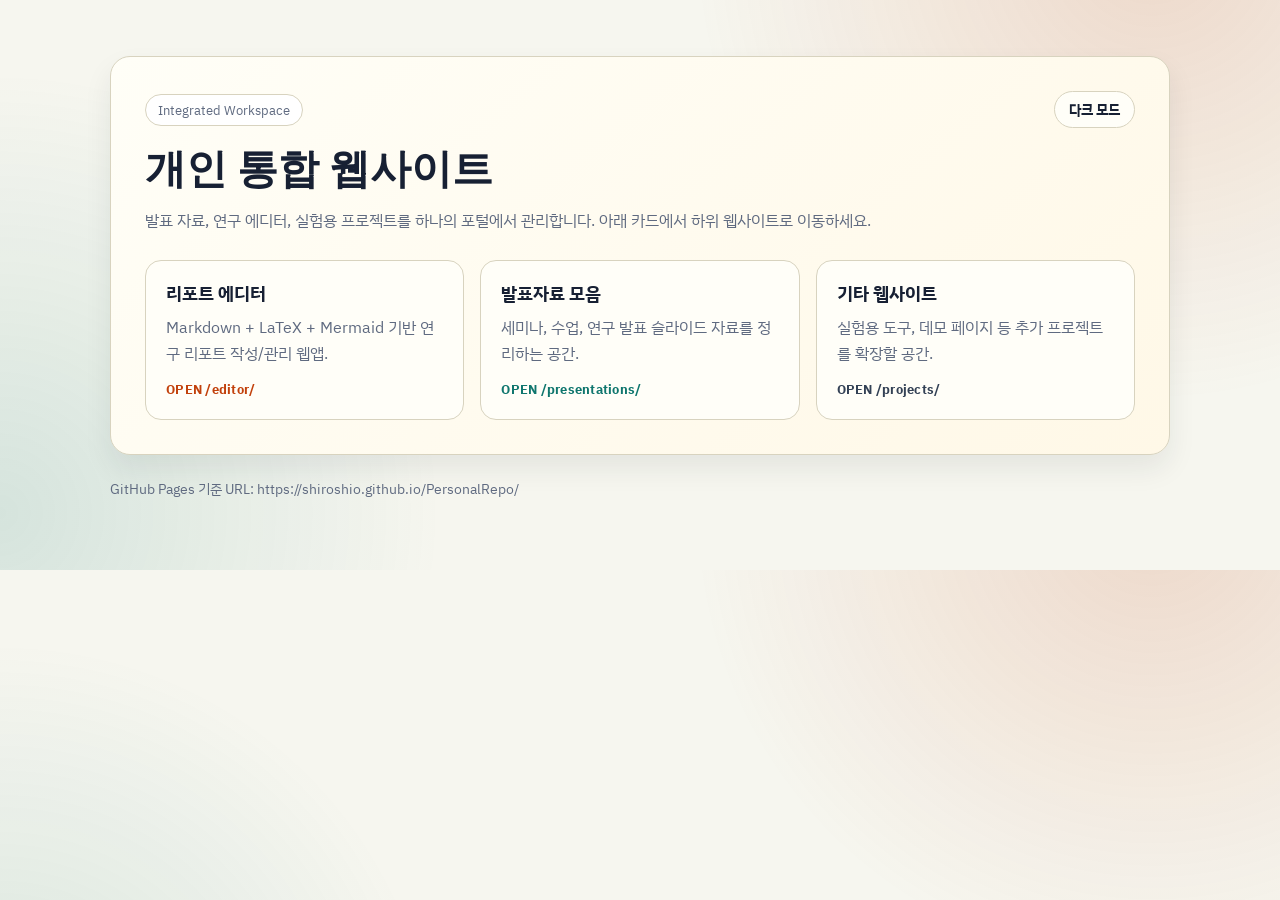
<file: index.html>
<!doctype html>
<html lang="ko">
  <head>
    <meta charset="UTF-8" />
    <meta name="viewport" content="width=device-width, initial-scale=1.0" />
    <title>개인 통합 웹사이트</title>
    <script>
      (function () {
        try {
          var savedTheme = localStorage.getItem("integrated_theme_v1");
          if (savedTheme === "dark" || savedTheme === "light") {
            document.documentElement.setAttribute("data-theme", savedTheme);
          }
        } catch {}
      })();
    </script>
    <style>
      @import url("https://fonts.googleapis.com/css2?family=Space+Grotesk:wght@400;500;700&family=IBM+Plex+Sans+KR:wght@400;500;700&display=swap");

      :root {
        --bg: #f6f6ef;
        --ink: #172033;
        --muted: #5f6a80;
        --card: #fffef8;
        --line: #d8d3bf;
        --accent: #c2410c;
        --accent-2: #0f766e;
        --shadow: 0 14px 28px rgb(23 32 51 / 0.08);
      }

      [data-theme="dark"] {
        --bg: #0b1220;
        --ink: #e5e7eb;
        --muted: #94a3b8;
        --card: #111827;
        --line: #334155;
        --accent: #fb923c;
        --accent-2: #2dd4bf;
        --shadow: 0 14px 28px rgb(0 0 0 / 0.35);
      }

      * { box-sizing: border-box; }

      body {
        margin: 0;
        color: var(--ink);
        background:
          radial-gradient(circle at 90% -10%, rgb(194 65 12 / 0.16), transparent 35%),
          radial-gradient(circle at 0% 90%, rgb(15 118 110 / 0.14), transparent 32%),
          var(--bg);
        font-family: "IBM Plex Sans KR", sans-serif;
      }

      .wrap {
        max-width: 1100px;
        margin: 0 auto;
        padding: 56px 20px 72px;
      }

      .hero {
        border: 1px solid var(--line);
        background: linear-gradient(140deg, #fffef7, #fff8e7);
        border-radius: 20px;
        padding: 34px;
        box-shadow: var(--shadow);
      }

      [data-theme="dark"] .hero {
        background: linear-gradient(140deg, #0f172a, #111827);
      }

      .hero-top {
        display: flex;
        align-items: center;
        justify-content: space-between;
        gap: 12px;
      }

      .eyebrow {
        display: inline-block;
        padding: 6px 12px;
        border-radius: 999px;
        background: #fff;
        border: 1px solid var(--line);
        color: var(--muted);
        font-size: 0.82rem;
      }

      [data-theme="dark"] .eyebrow {
        background: #1f2937;
      }

      .theme-toggle {
        border: 1px solid var(--line);
        border-radius: 999px;
        padding: 8px 14px;
        background: var(--card);
        color: var(--ink);
        font: inherit;
        font-size: 0.88rem;
        font-weight: 700;
        cursor: pointer;
      }

      h1 {
        margin: 14px 0 10px;
        font-family: "Space Grotesk", sans-serif;
        font-size: clamp(2rem, 3.2vw, 3rem);
      }

      .lead {
        margin: 0;
        color: var(--muted);
        line-height: 1.7;
      }

      .grid {
        margin-top: 26px;
        display: grid;
        grid-template-columns: repeat(3, minmax(0, 1fr));
        gap: 16px;
      }

      .card {
        border: 1px solid var(--line);
        border-radius: 16px;
        padding: 20px;
        background: var(--card);
        text-decoration: none;
        color: inherit;
        transition: transform 180ms ease, box-shadow 180ms ease;
      }

      .card:hover {
        transform: translateY(-4px);
        box-shadow: var(--shadow);
      }

      .card h2 {
        margin: 0 0 10px;
        font-size: 1.15rem;
      }

      .card p {
        margin: 0;
        color: var(--muted);
        line-height: 1.6;
      }

      .chip {
        margin-top: 14px;
        display: inline-block;
        font-size: 0.8rem;
        font-weight: 700;
        letter-spacing: 0.02em;
      }

      .c-editor { color: var(--accent); }
      .c-presentation { color: var(--accent-2); }
      .c-project { color: #334155; }

      footer {
        margin-top: 24px;
        color: var(--muted);
        font-size: 0.9rem;
      }

      @media (max-width: 900px) {
        .grid { grid-template-columns: 1fr; }
        .wrap { padding-top: 32px; }
        .hero-top { align-items: flex-start; flex-direction: column; }
      }
    </style>
  </head>
  <body>
    <div class="wrap">
      <section class="hero">
        <div class="hero-top">
          <span class="eyebrow">Integrated Workspace</span>
          <button id="global-theme-toggle" class="theme-toggle" type="button">다크 모드</button>
        </div>
        <h1>개인 통합 웹사이트</h1>
        <p class="lead">
          발표 자료, 연구 에디터, 실험용 프로젝트를 하나의 포털에서 관리합니다.
          아래 카드에서 하위 웹사이트로 이동하세요.
        </p>

        <div class="grid">
          <a class="card" href="./editor/">
            <h2>리포트 에디터</h2>
            <p>Markdown + LaTeX + Mermaid 기반 연구 리포트 작성/관리 웹앱.</p>
            <span class="chip c-editor">OPEN /editor/</span>
          </a>

          <a class="card" href="./presentations/">
            <h2>발표자료 모음</h2>
            <p>세미나, 수업, 연구 발표 슬라이드 자료를 정리하는 공간.</p>
            <span class="chip c-presentation">OPEN /presentations/</span>
          </a>

          <a class="card" href="./projects/">
            <h2>기타 웹사이트</h2>
            <p>실험용 도구, 데모 페이지 등 추가 프로젝트를 확장할 공간.</p>
            <span class="chip c-project">OPEN /projects/</span>
          </a>
        </div>
      </section>

      <footer>
        GitHub Pages 기준 URL: https://shiroshio.github.io/PersonalRepo/
      </footer>
    </div>
    <script>
      const themeKey = "integrated_theme_v1";
      const themeToggleBtn = document.getElementById("global-theme-toggle");

      function currentTheme() {
        return document.documentElement.getAttribute("data-theme") === "dark" ? "dark" : "light";
      }

      function applyTheme(theme) {
        document.documentElement.setAttribute("data-theme", theme === "dark" ? "dark" : "light");
        themeToggleBtn.textContent = theme === "dark" ? "라이트 모드" : "다크 모드";
      }

      try {
        const saved = localStorage.getItem(themeKey);
        applyTheme(saved === "dark" ? "dark" : "light");
      } catch {
        applyTheme("light");
      }

      themeToggleBtn.addEventListener("click", () => {
        const next = currentTheme() === "dark" ? "light" : "dark";
        applyTheme(next);
        try {
          localStorage.setItem(themeKey, next);
        } catch {}
      });
    </script>
  </body>
</html>
</file>
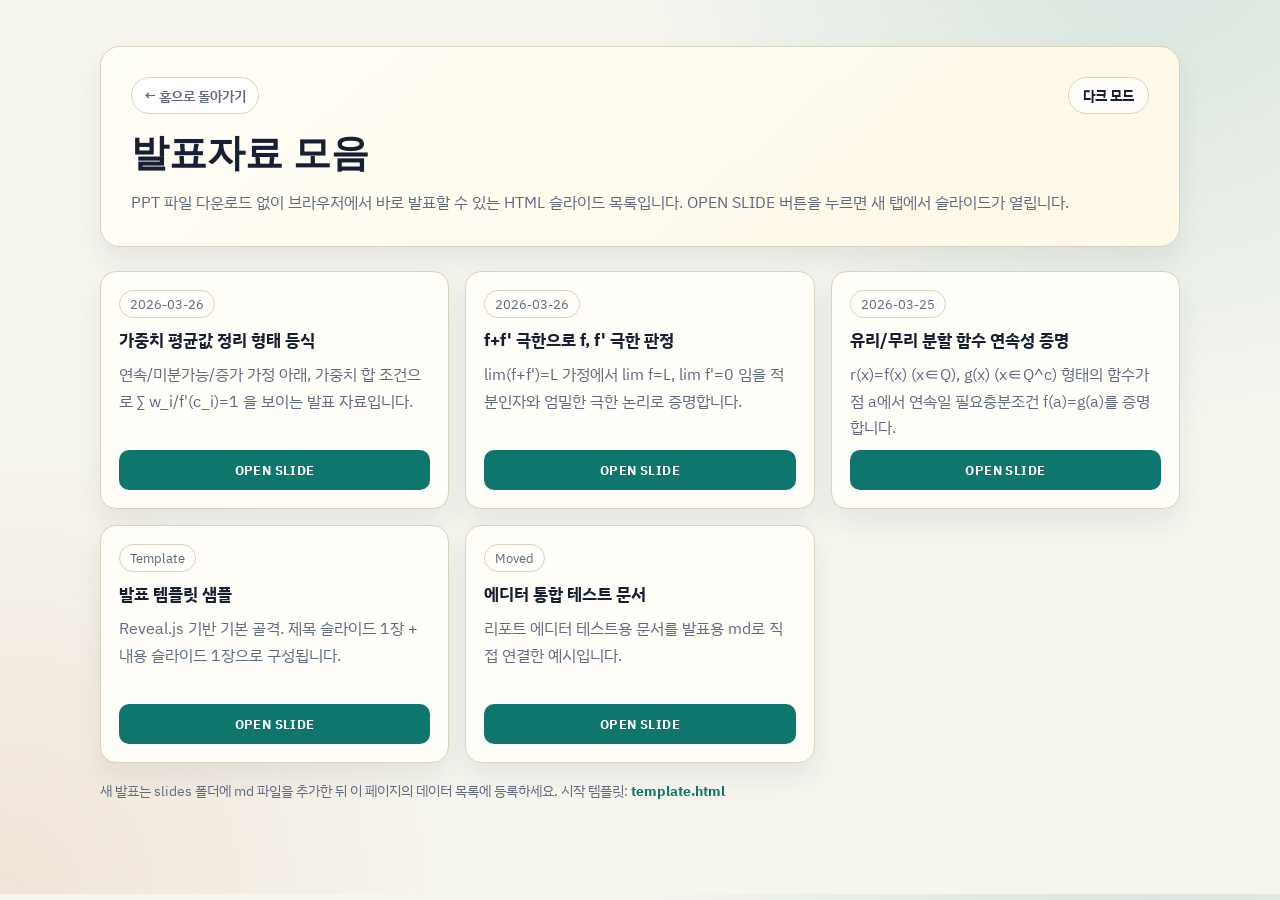
<file: presentations/index.html>
<!doctype html>
<html lang="ko">
  <head>
    <meta charset="UTF-8" />
    <meta name="viewport" content="width=device-width, initial-scale=1.0" />
    <title>발표자료 모음</title>
    <script>
      (function () {
        try {
          var savedTheme = localStorage.getItem("integrated_theme_v1");
          if (savedTheme === "dark" || savedTheme === "light") {
            document.documentElement.setAttribute("data-theme", savedTheme);
          }
        } catch {}
      })();
    </script>
    <style>
      @import url("https://fonts.googleapis.com/css2?family=Space+Grotesk:wght@400;500;700&family=IBM+Plex+Sans+KR:wght@400;500;700&display=swap");

      :root {
        --bg: #f6f6ef;
        --ink: #172033;
        --muted: #5f6a80;
        --card: #fffef8;
        --line: #d8d3bf;
        --accent: #0f766e;
        --accent-hover: #0b5f59;
        --shadow: 0 14px 28px rgb(23 32 51 / 0.08);
      }

      [data-theme="dark"] {
        --bg: #0b1220;
        --ink: #e5e7eb;
        --muted: #94a3b8;
        --card: #111827;
        --line: #334155;
        --accent: #2dd4bf;
        --accent-hover: #14b8a6;
        --shadow: 0 14px 28px rgb(0 0 0 / 0.35);
      }

      * {
        box-sizing: border-box;
      }

      body {
        margin: 0;
        color: var(--ink);
        background:
          radial-gradient(circle at 90% -10%, rgb(15 118 110 / 0.14), transparent 35%),
          radial-gradient(circle at 0% 100%, rgb(194 65 12 / 0.1), transparent 30%),
          var(--bg);
        font-family: "IBM Plex Sans KR", sans-serif;
      }

      .wrap {
        max-width: 1120px;
        margin: 0 auto;
        padding: 46px 20px 80px;
      }

      .header {
        border: 1px solid var(--line);
        border-radius: 20px;
        background: linear-gradient(140deg, #fffef7, #fff8e7);
        box-shadow: var(--shadow);
        padding: 30px;
      }

      [data-theme="dark"] .header {
        background: linear-gradient(140deg, #0f172a, #111827);
      }

      .header-top {
        display: flex;
        align-items: center;
        justify-content: space-between;
        gap: 12px;
      }

      .home-link {
        display: inline-flex;
        align-items: center;
        gap: 6px;
        padding: 8px 12px;
        border-radius: 999px;
        border: 1px solid var(--line);
        background: #fff;
        text-decoration: none;
        color: var(--muted);
        font-size: 0.88rem;
        font-weight: 600;
      }

      [data-theme="dark"] .home-link {
        background: #1f2937;
      }

      .theme-toggle {
        border: 1px solid var(--line);
        border-radius: 999px;
        padding: 8px 14px;
        background: var(--card);
        color: var(--ink);
        font: inherit;
        font-size: 0.88rem;
        font-weight: 700;
        cursor: pointer;
      }

      .home-link:hover {
        color: var(--ink);
      }

      h1 {
        margin: 14px 0 10px;
        font-family: "Space Grotesk", sans-serif;
        font-size: clamp(1.8rem, 3vw, 2.5rem);
      }

      .lead {
        margin: 0;
        color: var(--muted);
        line-height: 1.7;
      }

      .grid {
        margin-top: 24px;
        display: grid;
        grid-template-columns: repeat(3, minmax(0, 1fr));
        gap: 16px;
      }

      .card {
        display: flex;
        flex-direction: column;
        gap: 10px;
        border: 1px solid var(--line);
        border-radius: 16px;
        background: var(--card);
        padding: 18px;
        box-shadow: var(--shadow);
      }

      .date {
        display: inline-block;
        width: fit-content;
        border: 1px solid var(--line);
        border-radius: 999px;
        padding: 4px 10px;
        color: var(--muted);
        font-size: 0.8rem;
      }

      .title {
        margin: 0;
        font-size: 1.08rem;
      }

      .summary {
        margin: 0;
        color: var(--muted);
        line-height: 1.65;
        min-height: 4.9em;
      }

      .open-btn {
        margin-top: auto;
        display: inline-flex;
        justify-content: center;
        align-items: center;
        text-decoration: none;
        font-size: 0.84rem;
        font-weight: 700;
        letter-spacing: 0.03em;
        border-radius: 10px;
        padding: 10px 12px;
        border: 1px solid transparent;
        background: var(--accent);
        color: #fff;
      }

      .open-btn:hover {
        background: var(--accent-hover);
      }

      .hint {
        margin-top: 18px;
        color: var(--muted);
        font-size: 0.9rem;
      }

      .hint a {
        color: var(--accent);
        text-decoration: none;
        font-weight: 700;
      }

      @media (max-width: 980px) {
        .grid {
          grid-template-columns: repeat(2, minmax(0, 1fr));
        }
      }

      @media (max-width: 700px) {
        .wrap {
          padding-top: 26px;
        }

        .header {
          padding: 22px;
        }

        .header-top {
          flex-direction: column;
          align-items: flex-start;
        }

        .grid {
          grid-template-columns: 1fr;
        }

        .summary {
          min-height: 0;
        }
      }
    </style>
  </head>
  <body>
    <main class="wrap">
      <section class="header">
        <div class="header-top">
          <a class="home-link" href="../">← 홈으로 돌아가기</a>
          <button id="global-theme-toggle" class="theme-toggle" type="button">다크 모드</button>
        </div>
        <h1>발표자료 모음</h1>
        <p class="lead">
          PPT 파일 다운로드 없이 브라우저에서 바로 발표할 수 있는 HTML 슬라이드 목록입니다.
          OPEN SLIDE 버튼을 누르면 새 탭에서 슬라이드가 열립니다.
        </p>
      </section>

      <section class="grid" id="slides-grid"></section>

      <p class="hint">
        새 발표는 slides 폴더에 md 파일을 추가한 뒤 이 페이지의 데이터 목록에 등록하세요.
        시작 템플릿: <a href="./slides/template.html" target="_blank" rel="noopener noreferrer">template.html</a>
      </p>
    </main>

    <script>
      const slideItems = [
        {
          title: "가중치 평균값 정리 형태 등식",
          date: "2026-03-26",
          summary: "연속/미분가능/증가 가정 아래, 가중치 합 조건으로 \u2211 w_i/f'(c_i)=1 을 보이는 발표 자료입니다.",
          href: "./slides/template.html?md=MVP_problem.md"
        },
        {
          title: "f+f' 극한으로 f, f' 극한 판정",
          date: "2026-03-26",
          summary: "lim(f+f')=L 가정에서 lim f=L, lim f'=0 임을 적분인자와 엄밀한 극한 논리로 증명합니다.",
          href: "./slides/template.html?md=f-plus-fprime-limit-proof.md"
        },
        {
          title: "유리/무리 분할 함수 연속성 증명",
          date: "2026-03-25",
          summary: "r(x)=f(x) (x∈Q), g(x) (x∈Q^c) 형태의 함수가 점 a에서 연속일 필요충분조건 f(a)=g(a)를 증명합니다.",
          href: "./slides/template.html?md=continuity-piecewise-proof.md"
        },
        {
          title: "발표 템플릿 샘플",
          date: "Template",
          summary: "Reveal.js 기반 기본 골격. 제목 슬라이드 1장 + 내용 슬라이드 1장으로 구성됩니다.",
          href: "./slides/template.html"
        },
        {
          title: "에디터 통합 테스트 문서",
          date: "Moved",
          summary: "리포트 에디터 테스트용 문서를 발표용 md로 직접 연결한 예시입니다.",
          href: "./slides/template.html?md=editor-test-case.md"
        }
      ];

      const grid = document.getElementById("slides-grid");
      const themeKey = "integrated_theme_v1";
      const themeToggleBtn = document.getElementById("global-theme-toggle");

      function currentTheme() {
        return document.documentElement.getAttribute("data-theme") === "dark" ? "dark" : "light";
      }

      function applyTheme(theme) {
        document.documentElement.setAttribute("data-theme", theme === "dark" ? "dark" : "light");
        themeToggleBtn.textContent = theme === "dark" ? "라이트 모드" : "다크 모드";
      }

      function renderCards() {
        grid.innerHTML = slideItems
          .map(
            (item) => `
              <article class="card">
                <span class="date">${item.date}</span>
                <h2 class="title">${item.title}</h2>
                <p class="summary">${item.summary}</p>
                <a class="open-btn" href="${item.href}" target="_blank" rel="noopener noreferrer">OPEN SLIDE</a>
              </article>
            `
          )
          .join("");
      }

      try {
        const saved = localStorage.getItem(themeKey);
        applyTheme(saved === "dark" ? "dark" : "light");
      } catch {
        applyTheme("light");
      }

      themeToggleBtn.addEventListener("click", () => {
        const next = currentTheme() === "dark" ? "light" : "dark";
        applyTheme(next);
        try {
          localStorage.setItem(themeKey, next);
        } catch {}
      });

      renderCards();
    </script>
  </body>
</html>
</file>
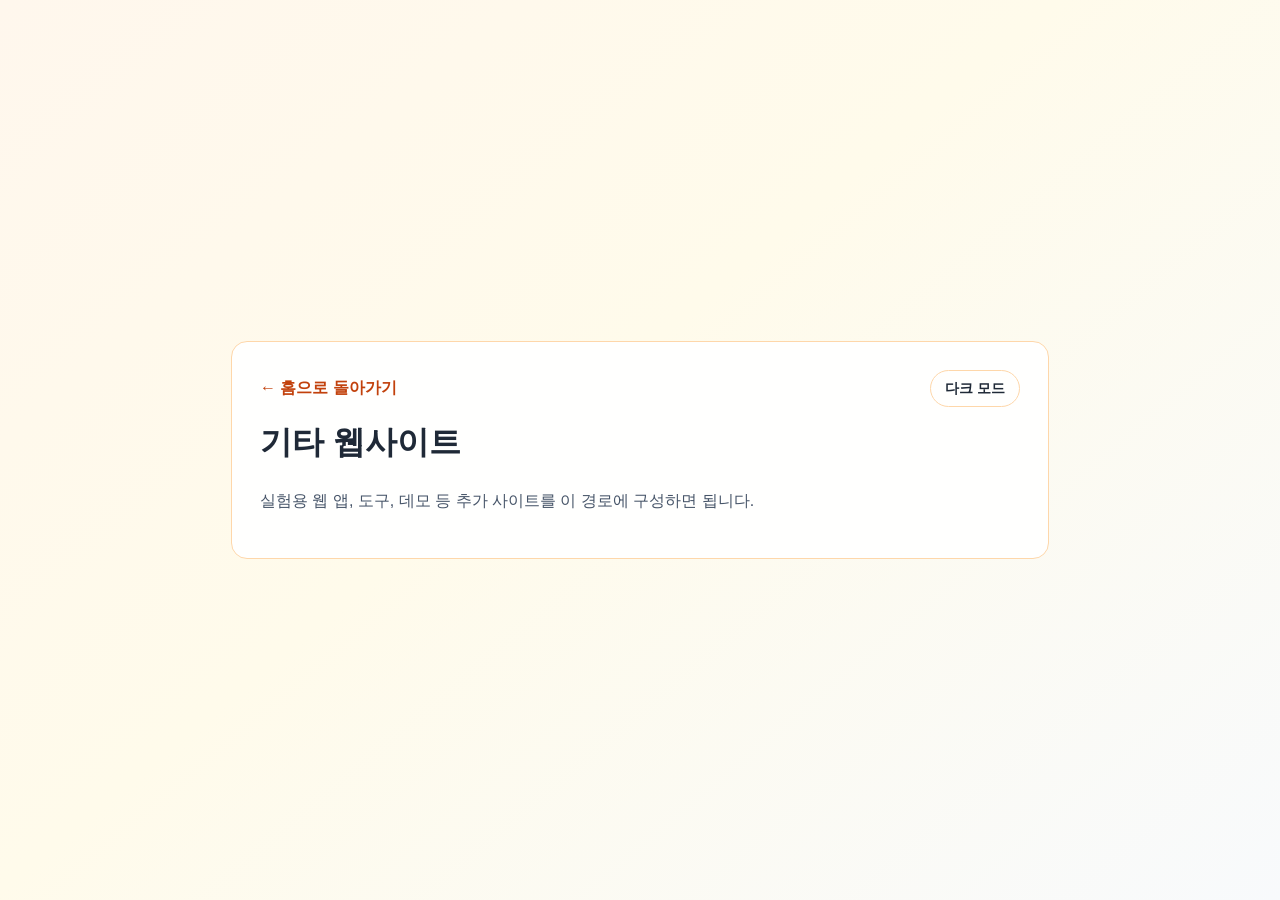
<file: projects/index.html>
<!doctype html>
<html lang="ko">
  <head>
    <meta charset="UTF-8" />
    <meta name="viewport" content="width=device-width, initial-scale=1.0" />
    <title>기타 웹사이트</title>
    <script>
      (function () {
        try {
          var savedTheme = localStorage.getItem("integrated_theme_v1");
          if (savedTheme === "dark" || savedTheme === "light") {
            document.documentElement.setAttribute("data-theme", savedTheme);
          }
        } catch {}
      })();
    </script>
    <style>
      :root {
        --bg-start: #fff7ed;
        --bg-mid: #fffbeb;
        --bg-end: #f8fafc;
        --ink: #1f2937;
        --muted: #475569;
        --panel: #fffffff0;
        --line: #fed7aa;
        --accent: #c2410c;
      }

      [data-theme="dark"] {
        --bg-start: #0b1220;
        --bg-mid: #111827;
        --bg-end: #0f172a;
        --ink: #e5e7eb;
        --muted: #94a3b8;
        --panel: #111827f0;
        --line: #334155;
        --accent: #fb923c;
      }

      body {
        margin: 0;
        min-height: 100vh;
        display: grid;
        place-items: center;
        background: linear-gradient(140deg, var(--bg-start), var(--bg-mid) 45%, var(--bg-end));
        font-family: "Noto Sans KR", sans-serif;
        color: var(--ink);
      }
      .box {
        width: min(760px, calc(100% - 32px));
        background: var(--panel);
        border: 1px solid var(--line);
        border-radius: 16px;
        padding: 28px;
      }

      .top {
        display: flex;
        align-items: center;
        justify-content: space-between;
        gap: 12px;
      }

      h1 { margin-top: 14px; }
      p { color: var(--muted); line-height: 1.7; }

      .home-link {
        color: var(--accent);
        font-weight: 700;
        text-decoration: none;
      }

      .theme-toggle {
        border: 1px solid var(--line);
        border-radius: 999px;
        padding: 8px 14px;
        background: transparent;
        color: var(--ink);
        font: inherit;
        font-size: 0.88rem;
        font-weight: 700;
        cursor: pointer;
      }

      @media (max-width: 640px) {
        .top { flex-direction: column; align-items: flex-start; }
      }
    </style>
  </head>
  <body>
    <main class="box">
      <div class="top">
        <a class="home-link" href="../">← 홈으로 돌아가기</a>
        <button id="global-theme-toggle" class="theme-toggle" type="button">다크 모드</button>
      </div>
      <h1>기타 웹사이트</h1>
      <p>실험용 웹 앱, 도구, 데모 등 추가 사이트를 이 경로에 구성하면 됩니다.</p>
    </main>
    <script>
      const themeKey = "integrated_theme_v1";
      const themeToggleBtn = document.getElementById("global-theme-toggle");

      function currentTheme() {
        return document.documentElement.getAttribute("data-theme") === "dark" ? "dark" : "light";
      }

      function applyTheme(theme) {
        document.documentElement.setAttribute("data-theme", theme === "dark" ? "dark" : "light");
        themeToggleBtn.textContent = theme === "dark" ? "라이트 모드" : "다크 모드";
      }

      try {
        const saved = localStorage.getItem(themeKey);
        applyTheme(saved === "dark" ? "dark" : "light");
      } catch {
        applyTheme("light");
      }

      themeToggleBtn.addEventListener("click", () => {
        const next = currentTheme() === "dark" ? "light" : "dark";
        applyTheme(next);
        try {
          localStorage.setItem(themeKey, next);
        } catch {}
      });
    </script>
  </body>
</html>
</file>
